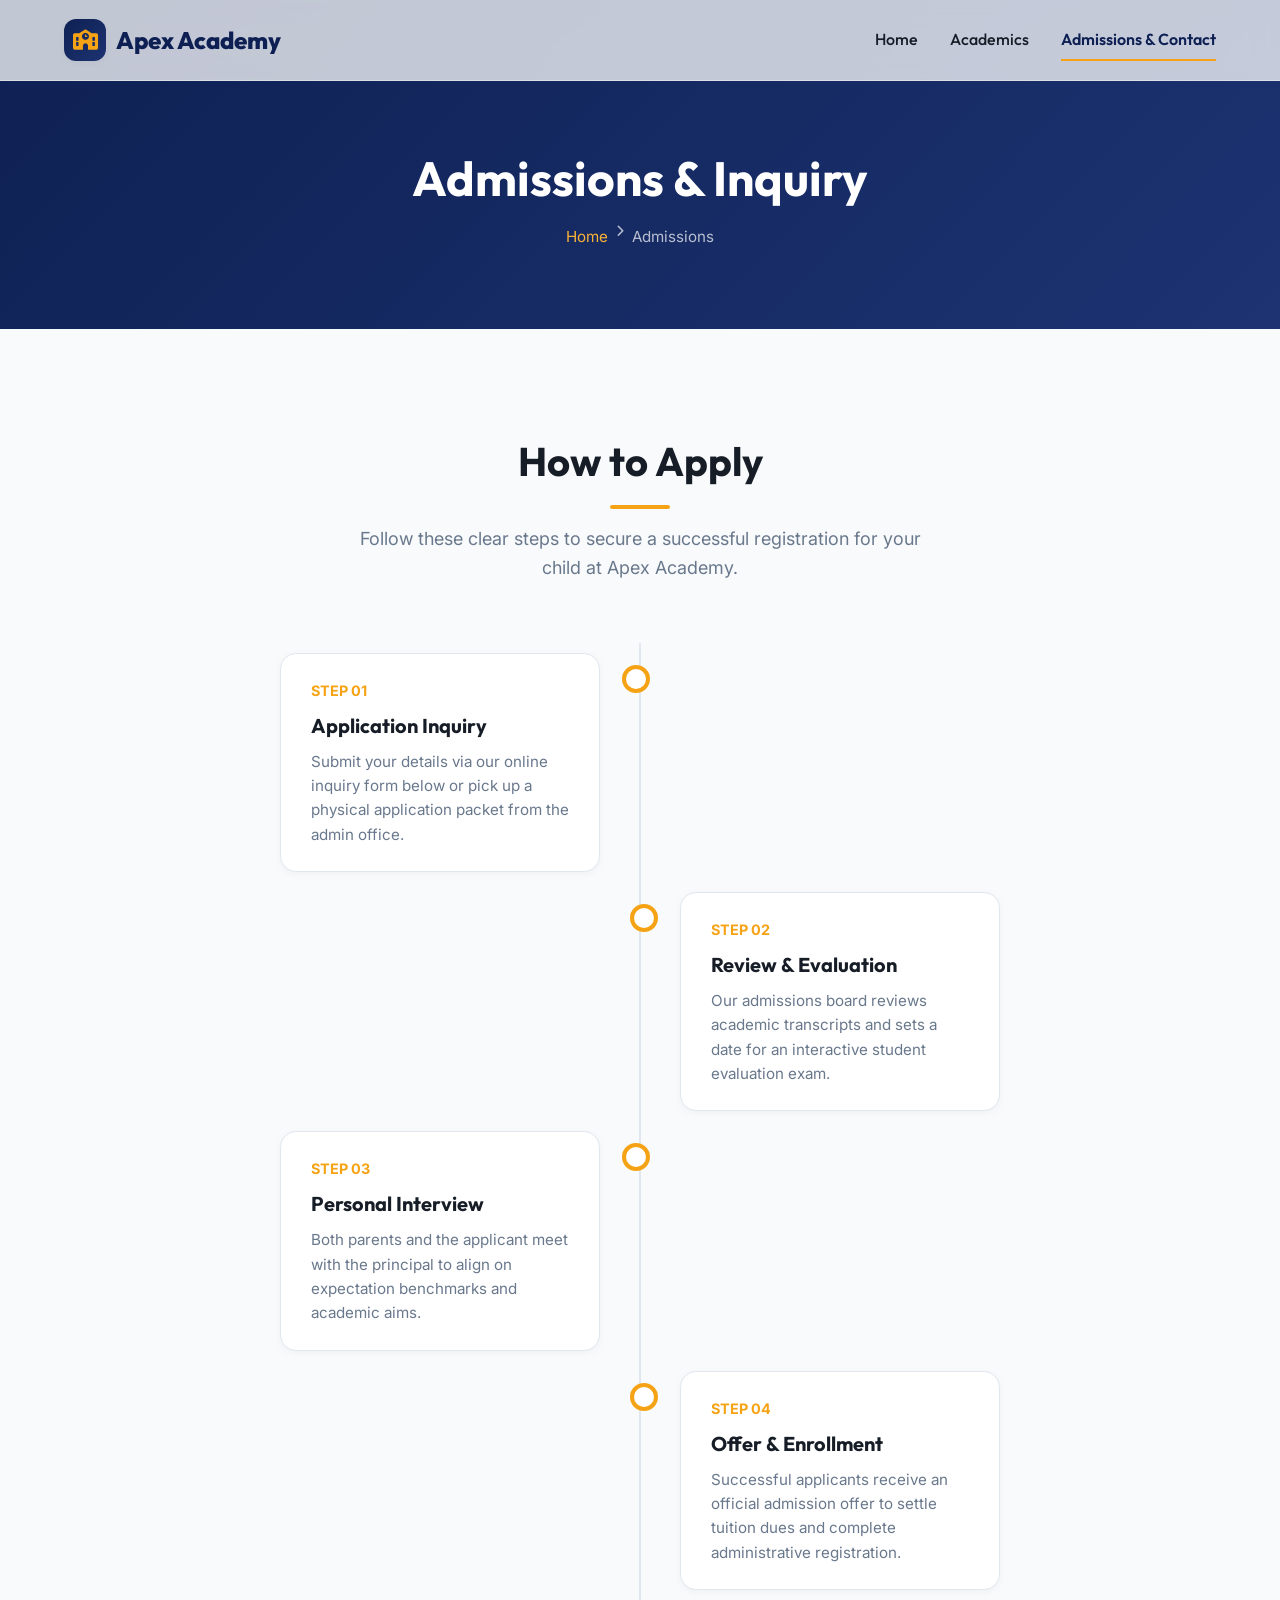
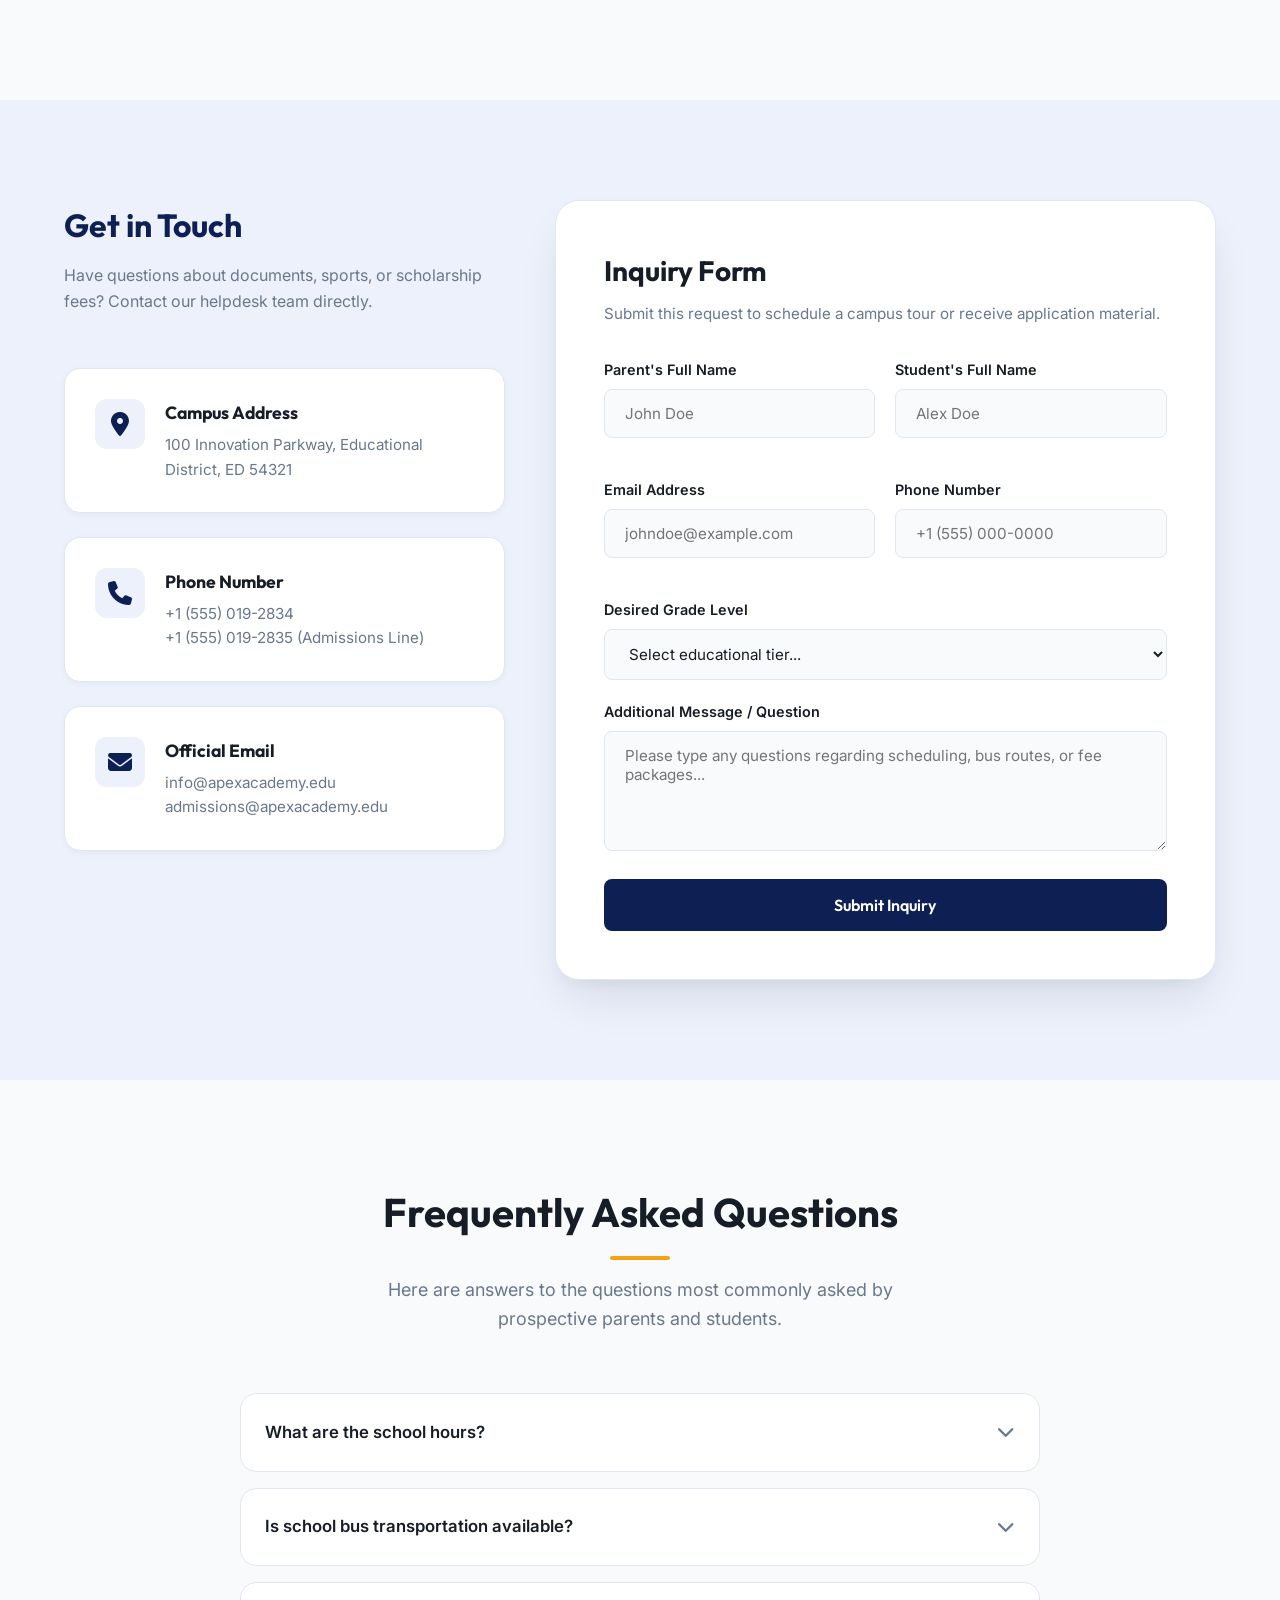
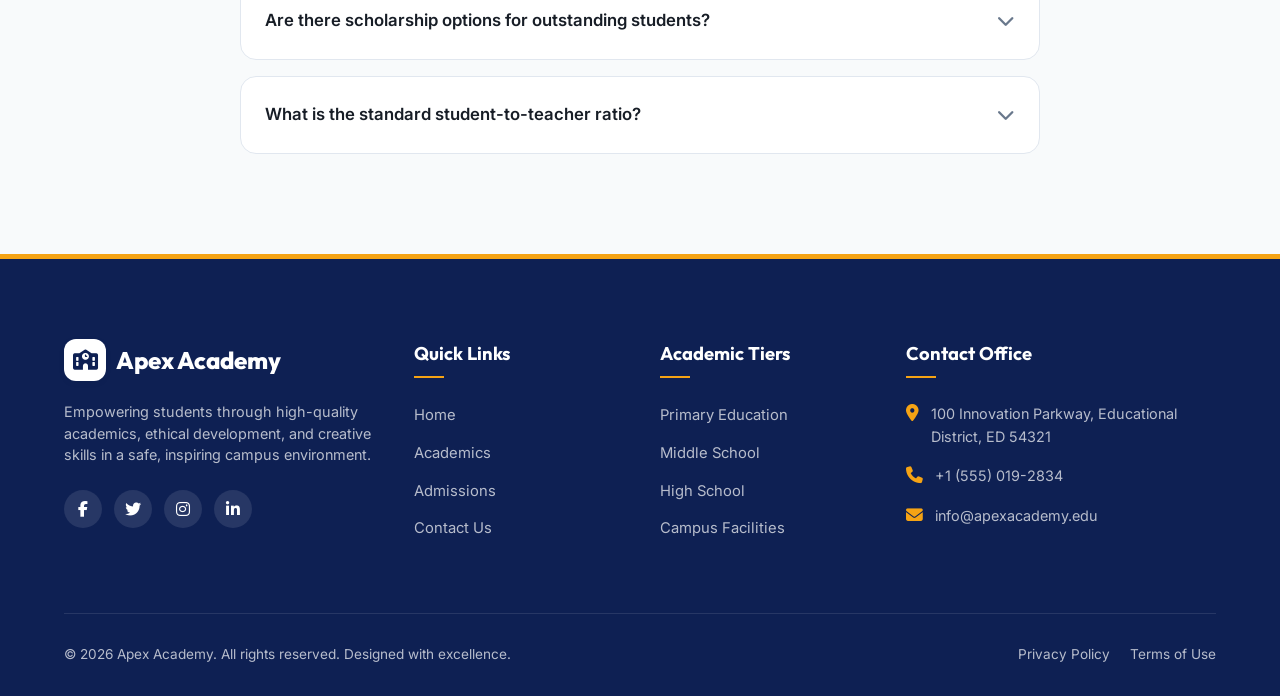
<file: admissions.html>
<!DOCTYPE html>
<html lang="en">
<head>
    <meta charset="UTF-8">
    <meta name="viewport" content="width=device-width, initial-scale=1.0">
    <title>Admissions & Contact | Apex Academy</title>
    <!-- Meta Descriptions for SEO -->
    <meta name="description" content="Enroll at Apex Academy today. Learn about our admissions timeline, submit an inquiry through our interactive form, and view office contact details.">
    <!-- FontAwesome Icons -->
    <link rel="stylesheet" href="https://cdnjs.cloudflare.com/ajax/libs/font-awesome/6.4.0/css/all.min.css">
    <!-- Custom CSS -->
    <link rel="stylesheet" href="style.css">
</head>
<body>

    <!-- Header Navigation -->
    <header class="header" id="mainHeader">
        <div class="container nav-wrapper">
            <a href="index.html" class="logo" id="logoLink">
                <span class="logo-icon"><i class="fa-solid fa-school"></i></span>
                Apex Academy
            </a>
            
            <nav class="nav-menu" id="navMenu">
                <a href="index.html" class="nav-link" id="navHome">Home</a>
                <a href="academics.html" class="nav-link" id="navAcademics">Academics</a>
                <a href="admissions.html" class="nav-link active" id="navAdmissions">Admissions & Contact</a>
            </nav>

            <button class="nav-toggle" id="menuToggle" aria-label="Toggle Navigation">
                <span></span>
                <span></span>
                <span></span>
            </button>
        </div>
    </header>

    <!-- Page Banner -->
    <section class="page-banner" id="admissionsBanner">
        <div class="container">
            <h1 class="page-title" id="admissionsTitle">Admissions & Inquiry</h1>
            <div class="breadcrumbs" id="admissionsBreadcrumbs">
                <a href="index.html">Home</a> <i class="fa-solid fa-chevron-right" style="font-size: 0.75rem;"></i> <span>Admissions</span>
            </div>
        </div>
    </section>

    <!-- Admissions Steps Timeline -->
    <section class="section-padding" id="timelineSection">
        <div class="container">
            <div class="text-center">
                <h2 class="section-title" id="timelineTitle">How to Apply</h2>
                <p class="section-subtitle" id="timelineSubtitle">Follow these clear steps to secure a successful registration for your child at Apex Academy.</p>
            </div>

            <div class="timeline" id="admissionsTimeline">
                <!-- Step 1 -->
                <div class="timeline-item left" id="timeStep1">
                    <div class="timeline-content">
                        <span class="timeline-step">Step 01</span>
                        <h3 class="timeline-title">Application Inquiry</h3>
                        <p class="timeline-desc">Submit your details via our online inquiry form below or pick up a physical application packet from the admin office.</p>
                    </div>
                </div>
                <!-- Step 2 -->
                <div class="timeline-item right" id="timeStep2">
                    <div class="timeline-content">
                        <span class="timeline-step">Step 02</span>
                        <h3 class="timeline-title">Review & Evaluation</h3>
                        <p class="timeline-desc">Our admissions board reviews academic transcripts and sets a date for an interactive student evaluation exam.</p>
                    </div>
                </div>
                <!-- Step 3 -->
                <div class="timeline-item left" id="timeStep3">
                    <div class="timeline-content">
                        <span class="timeline-step">Step 03</span>
                        <h3 class="timeline-title">Personal Interview</h3>
                        <p class="timeline-desc">Both parents and the applicant meet with the principal to align on expectation benchmarks and academic aims.</p>
                    </div>
                </div>
                <!-- Step 4 -->
                <div class="timeline-item right" id="timeStep4">
                    <div class="timeline-content">
                        <span class="timeline-step">Step 04</span>
                        <h3 class="timeline-title">Offer & Enrollment</h3>
                        <p class="timeline-desc">Successful applicants receive an official admission offer to settle tuition dues and complete administrative registration.</p>
                    </div>
                </div>
            </div>
        </div>
    </section>

    <!-- Admissions Form & Contact Section -->
    <section class="section-padding" style="background-color: var(--primary-ultra-light);" id="contactSection">
        <div class="container">
            <div class="contact-grid" id="contactSectionGrid">
                
                <!-- Contact info cards (Left Column) -->
                <div class="contact-info-wrap" id="contactInfoCards">
                    <div class="text-left">
                        <h2 style="font-size: 2rem; margin-bottom: 12px; color: var(--primary);" id="contactHeader">Get in Touch</h2>
                        <p style="color: var(--text-muted); margin-bottom: 30px;">Have questions about documents, sports, or scholarship fees? Contact our helpdesk team directly.</p>
                    </div>

                    <!-- Location Card -->
                    <div class="contact-info-card" id="contactCardLocation">
                        <div class="contact-icon"><i class="fa-solid fa-location-dot"></i></div>
                        <div class="contact-details">
                            <h4>Campus Address</h4>
                            <p>100 Innovation Parkway, Educational District, ED 54321</p>
                        </div>
                    </div>

                    <!-- Call Card -->
                    <div class="contact-info-card" id="contactCardPhone">
                        <div class="contact-icon"><i class="fa-solid fa-phone"></i></div>
                        <div class="contact-details">
                            <h4>Phone Number</h4>
                            <p>+1 (555) 019-2834</p>
                            <p>+1 (555) 019-2835 (Admissions Line)</p>
                        </div>
                    </div>

                    <!-- Email Card -->
                    <div class="contact-info-card" id="contactCardEmail">
                        <div class="contact-icon"><i class="fa-solid fa-envelope"></i></div>
                        <div class="contact-details">
                            <h4>Official Email</h4>
                            <p>info@apexacademy.edu</p>
                            <p>admissions@apexacademy.edu</p>
                        </div>
                    </div>
                </div>

                <!-- Form Card (Right Column) -->
                <div class="form-card" id="admissionsFormCard">
                    <h3 class="form-title" id="formHeader">Inquiry Form</h3>
                    <p class="form-subtitle" id="formSubheader">Submit this request to schedule a campus tour or receive application material.</p>
                    
                    <form action="#" method="POST" id="inquiryForm" onsubmit="event.preventDefault(); alert('Thank you for your interest! Our admissions counselor will contact you shortly.'); this.reset();">
                        <div class="form-row">
                            <div class="form-group">
                                <label for="parentName" class="form-label">Parent's Full Name</label>
                                <input type="text" id="parentName" class="form-control" placeholder="John Doe" required>
                            </div>
                            <div class="form-group">
                                <label for="studentName" class="form-label">Student's Full Name</label>
                                <input type="text" id="studentName" class="form-control" placeholder="Alex Doe" required>
                            </div>
                        </div>

                        <div class="form-row">
                            <div class="form-group">
                                <label for="emailAddr" class="form-label">Email Address</label>
                                <input type="email" id="emailAddr" class="form-control" placeholder="johndoe@example.com" required>
                            </div>
                            <div class="form-group">
                                <label for="phoneNum" class="form-label">Phone Number</label>
                                <input type="tel" id="phoneNum" class="form-control" placeholder="+1 (555) 000-0000" required>
                            </div>
                        </div>

                        <div class="form-group full-width">
                            <label for="gradeLevel" class="form-label">Desired Grade Level</label>
                            <select id="gradeLevel" class="form-control" required>
                                <option value="" disabled selected>Select educational tier...</option>
                                <option value="primary">Primary School (Grades 1-5)</option>
                                <option value="middle">Middle School (Grades 6-8)</option>
                                <option value="high">High School (Grades 9-12)</option>
                            </select>
                        </div>

                        <div class="form-group full-width">
                            <label for="messageText" class="form-label">Additional Message / Question</label>
                            <textarea id="messageText" class="form-control" placeholder="Please type any questions regarding scheduling, bus routes, or fee packages..."></textarea>
                        </div>

                        <button type="submit" class="btn btn-primary" style="width: 100%; border-radius: var(--radius-sm);" id="formSubmitBtn">Submit Inquiry</button>
                    </form>
                </div>

            </div>
        </div>
    </section>

    <!-- FAQ Accordion Section -->
    <section class="section-padding" id="faqSection">
        <div class="container">
            <div class="text-center">
                <h2 class="section-title" id="faqTitle">Frequently Asked Questions</h2>
                <p class="section-subtitle" id="faqSubtitle">Here are answers to the questions most commonly asked by prospective parents and students.</p>
            </div>

            <div class="faq-accordion" id="accordionContainer">
                <!-- FAQ Item 1 -->
                <div class="faq-item" id="faqItem1">
                    <div class="faq-header">
                        <span>What are the school hours?</span>
                        <div class="faq-icon"><i class="fa-solid fa-chevron-down"></i></div>
                    </div>
                    <div class="faq-body">
                        <div class="faq-content">
                            Primary tier classes run from 8:00 AM to 2:30 PM. Middle and High school levels operate from 8:00 AM to 3:30 PM. Extracurricular sports and club practices run from 3:45 PM to 5:00 PM on designated weeknights.
                        </div>
                    </div>
                </div>

                <!-- FAQ Item 2 -->
                <div class="faq-item" id="faqItem2">
                    <div class="faq-header">
                        <span>Is school bus transportation available?</span>
                        <div class="faq-icon"><i class="fa-solid fa-chevron-down"></i></div>
                    </div>
                    <div class="faq-body">
                        <div class="faq-content">
                            Yes, we maintain a comprehensive network of air-conditioned school buses that pick up and drop off students across major metropolitan routes. Every route is equipped with GPS tracking and an on-board safety coordinator.
                        </div>
                    </div>
                </div>

                <!-- FAQ Item 3 -->
                <div class="faq-item" id="faqItem3">
                    <div class="faq-header">
                        <span>Are there scholarship options for outstanding students?</span>
                        <div class="faq-icon"><i class="fa-solid fa-chevron-down"></i></div>
                    </div>
                    <div class="faq-body">
                        <div class="faq-content">
                            Apex Academy offers merit-based and sports-based scholarship discounts ranging from 10% to 50% on tuition fees for students entering Grade 9 through 12, subject to annual assessment scores and interview reviews.
                        </div>
                    </div>
                </div>

                <!-- FAQ Item 4 -->
                <div class="faq-item" id="faqItem4">
                    <div class="faq-header">
                        <span>What is the standard student-to-teacher ratio?</span>
                        <div class="faq-icon"><i class="fa-solid fa-chevron-down"></i></div>
                    </div>
                    <div class="faq-body">
                        <div class="faq-content">
                            To ensure high-quality interactive learning and personal guidance, our average class size is capped at 24 students. The student-to-educator ratio is maintained at 12:1.
                        </div>
                    </div>
                </div>
            </div>
        </div>
    </section>

    <!-- Footer -->
    <footer class="footer" id="mainFooter">
        <div class="container">
            <div class="footer-grid">
                <!-- Column 1: Info -->
                <div class="footer-col" id="footerColInfo">
                    <a href="index.html" class="logo footer-logo">
                        <span class="logo-icon"><i class="fa-solid fa-school"></i></span>
                        Apex Academy
                    </a>
                    <p class="footer-desc">Empowering students through high-quality academics, ethical development, and creative skills in a safe, inspiring campus environment.</p>
                    <div class="social-links">
                        <a href="#" class="social-link" aria-label="Facebook"><i class="fa-brands fa-facebook-f"></i></a>
                        <a href="#" class="social-link" aria-label="Twitter"><i class="fa-brands fa-twitter"></i></a>
                        <a href="#" class="social-link" aria-label="Instagram"><i class="fa-brands fa-instagram"></i></a>
                        <a href="#" class="social-link" aria-label="LinkedIn"><i class="fa-brands fa-linkedin-in"></i></a>
                    </div>
                </div>

                <!-- Column 2: Quick Links -->
                <div class="footer-col" id="footerColLinks">
                    <h4 class="footer-title">Quick Links</h4>
                    <ul class="footer-links">
                        <li><a href="index.html">Home</a></li>
                        <li><a href="academics.html">Academics</a></li>
                        <li><a href="admissions.html">Admissions</a></li>
                        <li><a href="admissions.html#contactSection">Contact Us</a></li>
                    </ul>
                </div>

                <!-- Column 3: Academics -->
                <div class="footer-col" id="footerColAcademics">
                    <h4 class="footer-title">Academic Tiers</h4>
                    <ul class="footer-links">
                        <li><a href="academics.html#primarySchool">Primary Education</a></li>
                        <li><a href="academics.html#middleSchool">Middle School</a></li>
                        <li><a href="academics.html#highSchool">High School</a></li>
                        <li><a href="academics.html#campusFacilities">Campus Facilities</a></li>
                    </ul>
                </div>

                <!-- Column 4: Contact -->
                <div class="footer-col" id="footerColContact">
                    <h4 class="footer-title">Contact Office</h4>
                    <ul class="footer-contact">
                        <li>
                            <i class="fa-solid fa-location-dot"></i>
                            <span>100 Innovation Parkway, Educational District, ED 54321</span>
                        </li>
                        <li>
                            <i class="fa-solid fa-phone"></i>
                            <span>+1 (555) 019-2834</span>
                        </li>
                        <li>
                            <i class="fa-solid fa-envelope"></i>
                            <span>info@apexacademy.edu</span>
                        </li>
                    </ul>
                </div>
            </div>

            <!-- Footer Bottom -->
            <div class="footer-bottom">
                <p>&copy; 2026 Apex Academy. All rights reserved. Designed with excellence.</p>
                <div class="footer-legal-links">
                    <a href="#">Privacy Policy</a>
                    <a href="#">Terms of Use</a>
                </div>
            </div>
        </div>
    </footer>

    <!-- Custom JavaScript -->
    <script src="main.js"></script>
</body>
</html>
</file>
<file: style.css>
@import url('https://fonts.googleapis.com/css2?family=Inter:wght@300;400;500;600;700&family=Outfit:wght@300;400;500;600;700;800&display=swap');

:root {
    /* Color Palette */
    --primary: hsl(224, 71%, 19%);      /* Deep Royal Navy */
    --primary-light: hsl(224, 60%, 28%);
    --primary-ultra-light: hsl(224, 75%, 96%);
    --accent: hsl(38, 92%, 52%);       /* Warm Academic Gold */
    --accent-light: hsl(38, 95%, 60%);
    --text-dark: hsl(215, 25%, 12%);   /* Dark Slate */
    --text-body: hsl(215, 18%, 24%);   /* Charcoal */
    --text-muted: hsl(215, 14%, 48%);
    --bg-main: hsl(210, 30%, 98%);
    --bg-card: hsl(0, 0%, 100%);
    --border-color: hsl(214, 32%, 91%);
    
    /* Effects & Glassmorphism */
    --glass-bg: rgba(255, 255, 255, 0.75);
    --glass-border: rgba(255, 255, 255, 0.4);
    --glass-blur: blur(12px);
    
    /* Shadows */
    --shadow-sm: 0 2px 8px -1px rgba(0, 0, 0, 0.05);
    --shadow-md: 0 12px 20px -4px rgba(22, 28, 45, 0.08), 0 4px 6px -2px rgba(22, 28, 45, 0.03);
    --shadow-lg: 0 24px 48px -12px rgba(22, 28, 45, 0.12), 0 8px 16px -8px rgba(22, 28, 45, 0.06);
    
    /* Radii */
    --radius-sm: 8px;
    --radius-md: 16px;
    --radius-lg: 24px;
    
    /* Transitions & Animations */
    --transition: all 0.35s cubic-bezier(0.25, 0.8, 0.25, 1);
}

/* Reset & Global Styles */
* {
    margin: 0;
    padding: 0;
    box-sizing: border-box;
}

html {
    scroll-behavior: smooth;
}

body {
    font-family: 'Inter', sans-serif;
    background-color: var(--bg-main);
    color: var(--text-body);
    line-height: 1.6;
    overflow-x: hidden;
}

h1, h2, h3, h4, h5, h6 {
    font-family: 'Outfit', sans-serif;
    color: var(--text-dark);
    font-weight: 700;
}

a {
    text-decoration: none;
    color: inherit;
    transition: var(--transition);
}

li {
    list-style: none;
}

img {
    max-width: 100%;
    height: auto;
    display: block;
}

/* Reusable Components & Containers */
.container {
    max-width: 1200px;
    margin: 0 auto;
    padding: 0 24px;
}

.section-padding {
    padding: 100px 0;
}

.text-center {
    text-align: center;
}

.section-title {
    font-size: 2.5rem;
    margin-bottom: 16px;
    position: relative;
    display: inline-block;
}

.section-title::after {
    content: '';
    display: block;
    width: 60px;
    height: 4px;
    background: var(--accent);
    margin: 12px auto 0 auto;
    border-radius: 2px;
}

.section-subtitle {
    font-size: 1.125rem;
    color: var(--text-muted);
    max-width: 600px;
    margin: 0 auto 60px auto;
}

/* Buttons */
.btn {
    display: inline-flex;
    align-items: center;
    justify-content: center;
    padding: 14px 28px;
    font-family: 'Outfit', sans-serif;
    font-size: 1rem;
    font-weight: 600;
    border-radius: 50px;
    cursor: pointer;
    transition: var(--transition);
    border: 2px solid transparent;
}

.btn-primary {
    background-color: var(--primary);
    color: #fff;
}

.btn-primary:hover {
    background-color: var(--primary-light);
    transform: translateY(-3px);
    box-shadow: 0 8px 20px rgba(15, 23, 42, 0.15);
}

.btn-accent {
    background-color: var(--accent);
    color: var(--primary);
}

.btn-accent:hover {
    background-color: var(--accent-light);
    transform: translateY(-3px);
    box-shadow: 0 8px 20px rgba(245, 158, 11, 0.25);
}

.btn-outline {
    border-color: var(--primary);
    color: var(--primary);
    background-color: transparent;
}

.btn-outline:hover {
    background-color: var(--primary);
    color: #fff;
    transform: translateY(-3px);
}

/* Header & Navigation */
.header {
    position: fixed;
    top: 0;
    left: 0;
    width: 100%;
    z-index: 1000;
    background: var(--glass-bg);
    backdrop-filter: var(--glass-blur);
    border-bottom: 1px solid var(--glass-border);
    transition: var(--transition);
}

.header.scrolled {
    padding: 10px 0;
    box-shadow: var(--shadow-sm);
}

.nav-wrapper {
    display: flex;
    justify-content: space-between;
    align-items: center;
    height: 80px;
    transition: var(--transition);
}

.header.scrolled .nav-wrapper {
    height: 65px;
}

.logo {
    display: flex;
    align-items: center;
    gap: 10px;
    font-family: 'Outfit', sans-serif;
    font-size: 1.5rem;
    font-weight: 800;
    color: var(--primary);
}

.logo-icon {
    display: flex;
    align-items: center;
    justify-content: center;
    background: linear-gradient(135deg, var(--primary) 0%, var(--primary-light) 100%);
    color: var(--accent);
    width: 42px;
    height: 42px;
    border-radius: 12px;
    font-size: 1.25rem;
    box-shadow: var(--shadow-sm);
}

.nav-menu {
    display: flex;
    align-items: center;
    gap: 32px;
}

.nav-link {
    font-family: 'Outfit', sans-serif;
    font-weight: 500;
    color: var(--text-dark);
    font-size: 1rem;
    position: relative;
    padding: 8px 0;
}

.nav-link::after {
    content: '';
    position: absolute;
    bottom: 0;
    left: 0;
    width: 0;
    height: 2px;
    background-color: var(--accent);
    transition: var(--transition);
}

.nav-link:hover::after,
.nav-link.active::after {
    width: 100%;
}

.nav-link.active {
    color: var(--primary);
    font-weight: 600;
}

/* Mobile Nav Toggle */
.nav-toggle {
    display: none;
    flex-direction: column;
    gap: 6px;
    background: none;
    border: none;
    cursor: pointer;
    padding: 4px;
}

.nav-toggle span {
    display: block;
    width: 24px;
    height: 2px;
    background-color: var(--text-dark);
    transition: var(--transition);
}

/* Hero Section */
.hero {
    position: relative;
    min-height: 100vh;
    display: flex;
    align-items: center;
    padding-top: 100px;
    background: linear-gradient(135deg, rgba(15, 23, 42, 0.9) 0%, rgba(30, 41, 59, 0.8) 100%), 
                url('assets/school_hero.png') no-repeat center center/cover;
    color: #fff;
}

.hero-content {
    max-width: 650px;
}

.hero-badge {
    display: inline-flex;
    align-items: center;
    gap: 8px;
    background-color: rgba(255, 255, 255, 0.1);
    border: 1px solid rgba(255, 255, 255, 0.2);
    padding: 8px 16px;
    border-radius: 30px;
    font-size: 0.875rem;
    font-weight: 600;
    margin-bottom: 24px;
    backdrop-filter: var(--glass-blur);
    color: var(--accent-light);
}

.hero-title {
    font-size: 3.5rem;
    line-height: 1.2;
    color: #fff;
    margin-bottom: 20px;
    font-weight: 800;
}

.hero-title span {
    color: var(--accent);
}

.hero-desc {
    font-size: 1.125rem;
    color: rgba(255, 255, 255, 0.8);
    margin-bottom: 36px;
}

.hero-actions {
    display: flex;
    gap: 16px;
}

/* Stats Section */
.stats-bar {
    margin-top: -60px;
    position: relative;
    z-index: 10;
}

.stats-grid {
    display: grid;
    grid-template-columns: repeat(4, 1fr);
    gap: 24px;
    background: var(--bg-card);
    border-radius: var(--radius-lg);
    padding: 40px;
    box-shadow: var(--shadow-lg);
    border: 1px solid var(--border-color);
}

.stat-card {
    text-align: center;
    position: relative;
}

.stat-card:not(:last-child)::after {
    content: '';
    position: absolute;
    right: -12px;
    top: 20%;
    height: 60%;
    width: 1px;
    background-color: var(--border-color);
}

.stat-number {
    font-size: 2.75rem;
    font-weight: 800;
    color: var(--primary);
    line-height: 1.1;
    margin-bottom: 8px;
    font-family: 'Outfit', sans-serif;
}

.stat-label {
    font-size: 0.95rem;
    color: var(--text-muted);
    font-weight: 500;
    text-transform: uppercase;
    letter-spacing: 0.5px;
}

/* Values Section */
.values-grid {
    display: grid;
    grid-template-columns: repeat(3, 1fr);
    gap: 32px;
}

.value-card {
    background: var(--bg-card);
    border: 1px solid var(--border-color);
    border-radius: var(--radius-md);
    padding: 40px 32px;
    transition: var(--transition);
    position: relative;
    overflow: hidden;
}

.value-card::before {
    content: '';
    position: absolute;
    top: 0;
    left: 0;
    width: 100%;
    height: 4px;
    background-color: var(--primary);
    transform: scaleX(0);
    transform-origin: left;
    transition: var(--transition);
}

.value-card:hover {
    transform: translateY(-8px);
    box-shadow: var(--shadow-lg);
    border-color: transparent;
}

.value-card:hover::before {
    transform: scaleX(1);
}

.value-icon {
    display: inline-flex;
    align-items: center;
    justify-content: center;
    width: 60px;
    height: 60px;
    border-radius: 14px;
    background-color: var(--primary-ultra-light);
    color: var(--primary);
    font-size: 1.75rem;
    margin-bottom: 24px;
    transition: var(--transition);
}

.value-card:hover .value-icon {
    background-color: var(--primary);
    color: #fff;
}

.value-title {
    font-size: 1.35rem;
    margin-bottom: 12px;
}

.value-desc {
    color: var(--text-body);
    font-size: 0.95rem;
}

/* Banner / Welcome split */
.split-section {
    display: grid;
    grid-template-columns: 1fr 1fr;
    gap: 60px;
    align-items: center;
}

.split-section-uneven {
    display: grid;
    grid-template-columns: 0.8fr 1.2fr;
    gap: 60px;
    align-items: center;
}

.split-image-container {
    position: relative;
}

.split-image {
    width: 100%;
    height: auto;
    border-radius: var(--radius-lg);
    box-shadow: var(--shadow-lg);
    z-index: 2;
    position: relative;
}

.image-decorative-box {
    position: absolute;
    bottom: -20px;
    right: -20px;
    width: 100%;
    height: 100%;
    border: 3px solid var(--accent);
    border-radius: var(--radius-lg);
    z-index: 1;
}

.leader-photo-wrapper {
    display: flex;
    justify-content: center;
    margin-bottom: 28px;
}

.leader-photo-frame {
    position: relative;
    width: 180px;
    height: 180px;
    border-radius: 50%;
    padding: 6px;
    background: linear-gradient(135deg, var(--accent) 0%, var(--accent-light) 100%);
    box-shadow: var(--shadow-md);
    transition: var(--transition);
}

.leader-photo-frame:hover {
    transform: scale(1.05);
    box-shadow: var(--shadow-lg);
}

.leader-photo-frame img {
    width: 100%;
    height: 100%;
    object-fit: cover;
    object-position: center;
    border-radius: 50%;
    border: 4px solid #fff;
    background-color: var(--bg-main);
}

.split-content h2 {
    font-size: 2.25rem;
    margin-bottom: 20px;
}

.split-content p {
    color: var(--text-body);
    margin-bottom: 24px;
}

.bullet-list {
    margin-bottom: 32px;
}

.bullet-list li {
    display: flex;
    align-items: center;
    gap: 12px;
    margin-bottom: 12px;
    font-weight: 500;
}

.bullet-list li i {
    color: var(--accent);
    font-size: 1.15rem;
}

/* News / Events Section */
.news-grid {
    display: grid;
    grid-template-columns: repeat(3, 1fr);
    gap: 32px;
}

.news-card {
    background-color: var(--bg-card);
    border: 1px solid var(--border-color);
    border-radius: var(--radius-md);
    overflow: hidden;
    box-shadow: var(--shadow-sm);
    transition: var(--transition);
}

.news-card:hover {
    transform: translateY(-6px);
    box-shadow: var(--shadow-md);
}

.news-image {
    height: 200px;
    overflow: hidden;
    position: relative;
}

.news-image img {
    width: 100%;
    height: 100%;
    object-fit: cover;
    transition: var(--transition);
}

.news-card:hover .news-image img {
    transform: scale(1.05);
}

.news-category {
    position: absolute;
    top: 16px;
    left: 16px;
    background-color: var(--primary);
    color: #fff;
    font-size: 0.75rem;
    font-weight: 600;
    padding: 6px 12px;
    border-radius: 20px;
    text-transform: uppercase;
}

.news-info {
    padding: 24px;
}

.news-date {
    font-size: 0.85rem;
    color: var(--text-muted);
    margin-bottom: 8px;
    display: flex;
    align-items: center;
    gap: 6px;
}

.news-card-title {
    font-size: 1.15rem;
    margin-bottom: 12px;
    line-height: 1.4;
}

.news-card-title a:hover {
    color: var(--primary-light);
}

.news-excerpt {
    font-size: 0.925rem;
    color: var(--text-muted);
    margin-bottom: 16px;
}

.read-more {
    font-weight: 600;
    font-size: 0.9rem;
    color: var(--primary);
    display: inline-flex;
    align-items: center;
    gap: 6px;
}

.read-more:hover {
    gap: 10px;
}

/* Campus Gallery (Academics Page) */
.gallery-grid {
    display: grid;
    grid-template-columns: repeat(3, 1fr);
    gap: 24px;
}

.gallery-item {
    position: relative;
    border-radius: var(--radius-md);
    overflow: hidden;
    height: 280px;
    box-shadow: var(--shadow-sm);
    cursor: pointer;
}

.gallery-item img {
    width: 100%;
    height: 100%;
    object-fit: cover;
    transition: var(--transition);
}

.gallery-overlay {
    position: absolute;
    bottom: 0;
    left: 0;
    width: 100%;
    height: 100%;
    background: linear-gradient(0deg, rgba(15, 23, 42, 0.9) 0%, rgba(15, 23, 42, 0) 60%);
    display: flex;
    flex-direction: column;
    justify-content: flex-end;
    padding: 24px;
    opacity: 0;
    transition: var(--transition);
}

.gallery-item:hover img {
    transform: scale(1.08);
}

.gallery-item:hover .gallery-overlay {
    opacity: 1;
}

.gallery-title {
    color: #fff;
    font-size: 1.25rem;
    margin-bottom: 4px;
}

.gallery-desc {
    color: var(--accent);
    font-size: 0.875rem;
    font-weight: 500;
}

/* Page Header component */
.page-banner {
    background: linear-gradient(135deg, var(--primary) 0%, var(--primary-light) 100%);
    color: #fff;
    padding: 140px 0 80px 0;
    text-align: center;
}

.page-title {
    font-size: 3rem;
    color: #fff;
    margin-bottom: 8px;
}

.breadcrumbs {
    display: flex;
    justify-content: center;
    gap: 8px;
    font-size: 0.95rem;
    color: rgba(255, 255, 255, 0.7);
}

.breadcrumbs a {
    color: var(--accent-light);
}

/* Academics tab system */
.academic-tabs {
    display: flex;
    justify-content: center;
    gap: 16px;
    margin-bottom: 50px;
}

.tab-btn {
    background-color: var(--bg-card);
    border: 1px solid var(--border-color);
    padding: 14px 28px;
    border-radius: 30px;
    font-family: 'Outfit', sans-serif;
    font-size: 1rem;
    font-weight: 600;
    color: var(--text-dark);
    cursor: pointer;
    transition: var(--transition);
}

.tab-btn.active, .tab-btn:hover {
    background-color: var(--primary);
    color: #fff;
    border-color: var(--primary);
}

.tab-content {
    display: none;
}

.tab-content.active {
    display: block;
    animation: fadeIn 0.5s ease;
}

@keyframes fadeIn {
    from { opacity: 0; transform: translateY(10px); }
    to { opacity: 1; transform: translateY(0); }
}

.tab-inner {
    display: grid;
    grid-template-columns: 1.2fr 0.8fr;
    gap: 50px;
    align-items: center;
}

.tab-image img {
    width: 100%;
    height: auto;
    border-radius: var(--radius-md);
    box-shadow: var(--shadow-md);
}

.tab-text h3 {
    font-size: 2rem;
    margin-bottom: 16px;
    color: var(--primary);
}

.tab-text p {
    margin-bottom: 24px;
}

.subject-grid {
    display: grid;
    grid-template-columns: repeat(2, 1fr);
    gap: 16px;
    margin-top: 24px;
}

.subject-card {
    background-color: var(--primary-ultra-light);
    border-radius: var(--radius-sm);
    padding: 16px 20px;
    display: flex;
    align-items: center;
    gap: 12px;
    font-weight: 600;
    color: var(--primary);
}

.subject-card i {
    font-size: 1.25rem;
    color: var(--accent);
}

/* Admissions timeline */
.timeline {
    position: relative;
    max-width: 800px;
    margin: 0 auto;
}

.timeline::after {
    content: '';
    position: absolute;
    width: 2px;
    background-color: var(--border-color);
    top: 0;
    bottom: 0;
    left: 50%;
    margin-left: -1px;
}

.timeline-item {
    padding: 10px 40px;
    position: relative;
    background-color: inherit;
    width: 50%;
}

.timeline-item::after {
    content: '';
    position: absolute;
    width: 20px;
    height: 20px;
    right: -10px;
    background-color: var(--bg-card);
    border: 4px solid var(--accent);
    top: 22px;
    border-radius: 50%;
    z-index: 1;
}

.left {
    left: 0;
}

.right {
    left: 50%;
}

.right::after {
    left: -10px;
}

.timeline-content {
    padding: 24px 30px;
    background-color: var(--bg-card);
    position: relative;
    border-radius: var(--radius-md);
    box-shadow: var(--shadow-sm);
    border: 1px solid var(--border-color);
}

.timeline-step {
    display: inline-block;
    color: var(--accent);
    font-weight: 700;
    font-size: 0.9rem;
    margin-bottom: 8px;
    text-transform: uppercase;
}

.timeline-title {
    font-size: 1.25rem;
    margin-bottom: 8px;
}

.timeline-desc {
    font-size: 0.95rem;
    color: var(--text-muted);
}

/* Contact & Forms styling */
.contact-grid {
    display: grid;
    grid-template-columns: 0.8fr 1.2fr;
    gap: 50px;
}

.contact-info-wrap {
    display: flex;
    flex-direction: column;
    gap: 24px;
}

.contact-info-card {
    background-color: var(--bg-card);
    border: 1px solid var(--border-color);
    border-radius: var(--radius-md);
    padding: 30px;
    display: flex;
    align-items: flex-start;
    gap: 20px;
    box-shadow: var(--shadow-sm);
}

.contact-icon {
    display: flex;
    align-items: center;
    justify-content: center;
    width: 50px;
    height: 50px;
    border-radius: 12px;
    background-color: var(--primary-ultra-light);
    color: var(--primary);
    font-size: 1.5rem;
    flex-shrink: 0;
}

.contact-details h4 {
    font-size: 1.1rem;
    margin-bottom: 6px;
}

.contact-details p {
    font-size: 0.95rem;
    color: var(--text-muted);
}

/* Modern Form fields */
.form-card {
    background-color: var(--bg-card);
    border: 1px solid var(--border-color);
    border-radius: var(--radius-lg);
    padding: 48px;
    box-shadow: var(--shadow-lg);
}

.form-title {
    font-size: 1.75rem;
    margin-bottom: 8px;
}

.form-subtitle {
    font-size: 0.95rem;
    color: var(--text-muted);
    margin-bottom: 32px;
}

.form-row {
    display: grid;
    grid-template-columns: 1fr 1fr;
    gap: 20px;
    margin-bottom: 20px;
}

.form-group {
    margin-bottom: 20px;
}

.form-group.full-width {
    grid-column: span 2;
}

.form-label {
    display: block;
    font-size: 0.9rem;
    font-weight: 600;
    color: var(--text-dark);
    margin-bottom: 8px;
}

.form-control {
    width: 100%;
    padding: 14px 20px;
    font-family: 'Inter', sans-serif;
    font-size: 0.95rem;
    border: 1px solid var(--border-color);
    border-radius: var(--radius-sm);
    background-color: var(--bg-main);
    color: var(--text-dark);
    transition: var(--transition);
    outline: none;
}

.form-control:focus {
    border-color: var(--primary);
    background-color: #fff;
    box-shadow: 0 0 0 4px rgba(30, 48, 97, 0.08);
}

textarea.form-control {
    resize: vertical;
    min-height: 120px;
}

/* FAQ / Accordion Section */
.faq-accordion {
    max-width: 800px;
    margin: 0 auto;
    display: flex;
    flex-direction: column;
    gap: 16px;
}

.faq-item {
    background-color: var(--bg-card);
    border: 1px solid var(--border-color);
    border-radius: var(--radius-md);
    overflow: hidden;
    transition: var(--transition);
}

.faq-header {
    padding: 24px;
    display: flex;
    justify-content: space-between;
    align-items: center;
    cursor: pointer;
    font-weight: 600;
    font-size: 1.05rem;
    color: var(--text-dark);
    user-select: none;
}

.faq-icon {
    font-size: 1.1rem;
    transition: var(--transition);
    color: var(--text-muted);
}

.faq-body {
    max-height: 0;
    overflow: hidden;
    transition: max-height 0.3s ease-out;
    padding: 0 24px;
}

.faq-content {
    padding-bottom: 24px;
    color: var(--text-muted);
    font-size: 0.95rem;
}

.faq-item.active {
    border-color: var(--primary-light);
    box-shadow: var(--shadow-sm);
}

.faq-item.active .faq-icon {
    transform: rotate(180deg);
    color: var(--primary);
}

.faq-item.active .faq-body {
    max-height: 300px; /* arbitrary height to slide down */
}

/* Footer styling */
.footer {
    background-color: var(--primary);
    color: rgba(255, 255, 255, 0.7);
    padding: 80px 0 30px 0;
    border-top: 5px solid var(--accent);
}

.footer-grid {
    display: grid;
    grid-template-columns: 1.5fr 1fr 1fr 1.5fr;
    gap: 40px;
    margin-bottom: 60px;
}

.footer-logo {
    color: #fff;
    margin-bottom: 20px;
}

.footer-logo .logo-icon {
    background: #fff;
    color: var(--primary);
}

.footer-desc {
    font-size: 0.9rem;
    margin-bottom: 24px;
    line-height: 1.5;
}

.social-links {
    display: flex;
    gap: 12px;
}

.social-link {
    display: flex;
    align-items: center;
    justify-content: center;
    width: 38px;
    height: 38px;
    border-radius: 50%;
    background-color: rgba(255, 255, 255, 0.1);
    color: #fff;
    font-size: 1rem;
    transition: var(--transition);
}

.social-link:hover {
    background-color: var(--accent);
    color: var(--primary);
    transform: translateY(-3px);
}

.footer-title {
    font-size: 1.15rem;
    color: #fff;
    margin-bottom: 24px;
    position: relative;
}

.footer-title::after {
    content: '';
    display: block;
    width: 30px;
    height: 2px;
    background-color: var(--accent);
    margin-top: 8px;
}

.footer-links li {
    margin-bottom: 12px;
}

.footer-links a {
    font-size: 0.925rem;
}

.footer-links a:hover {
    color: var(--accent-light);
    padding-left: 5px;
}

.footer-contact li {
    display: flex;
    gap: 12px;
    margin-bottom: 16px;
    font-size: 0.9rem;
}

.footer-contact i {
    color: var(--accent);
    font-size: 1.05rem;
    margin-top: 3px;
}

.footer-bottom {
    border-top: 1px solid rgba(255, 255, 255, 0.1);
    padding-top: 30px;
    display: flex;
    justify-content: space-between;
    align-items: center;
    font-size: 0.85rem;
}

.footer-legal-links {
    display: flex;
    gap: 20px;
}

.footer-legal-links a:hover {
    color: #fff;
}

/* Responsive Styles */
@media (max-width: 1024px) {
    .stats-grid {
        grid-template-columns: repeat(2, 1fr);
        padding: 30px;
    }
    .stat-card:nth-child(2)::after {
        display: none;
    }
    .values-grid, .news-grid, .gallery-grid, .footer-grid {
        grid-template-columns: repeat(2, 1fr);
        gap: 24px;
    }
    .split-section, .split-section-uneven, .leadership-grid {
        grid-template-columns: 1fr !important;
        gap: 40px;
    }
    .tab-inner {
        grid-template-columns: 1fr;
        gap: 30px;
    }
    .timeline::after {
        left: 31px;
    }
    .timeline-item {
        width: 100%;
        padding-left: 70px;
        padding-right: 25px;
    }
    .timeline-item::after {
        left: 21px;
        right: auto;
    }
    .right {
        left: 0%;
    }
    .contact-grid {
        grid-template-columns: 1fr;
        gap: 40px;
    }
}

@media (max-width: 768px) {
    .nav-toggle {
        display: flex;
        z-index: 1001;
    }
    .nav-menu {
        position: fixed;
        top: 0;
        right: -100%;
        width: 300px;
        height: 100vh;
        background-color: var(--bg-card);
        flex-direction: column;
        justify-content: center;
        gap: 40px;
        box-shadow: var(--shadow-lg);
        transition: right 0.4s ease;
        padding: 40px;
    }
    .nav-menu.active {
        right: 0;
    }
    .nav-link {
        font-size: 1.25rem;
    }
    .hero-title {
        font-size: 2.5rem;
    }
    .values-grid, .news-grid, .gallery-grid, .footer-grid {
        grid-template-columns: 1fr;
    }
    .form-row {
        grid-template-columns: 1fr;
        gap: 0;
    }
    .form-group.full-width {
        grid-column: span 1;
    }
    .footer-bottom {
        flex-direction: column;
        gap: 16px;
        text-align: center;
    }
}
</file>
